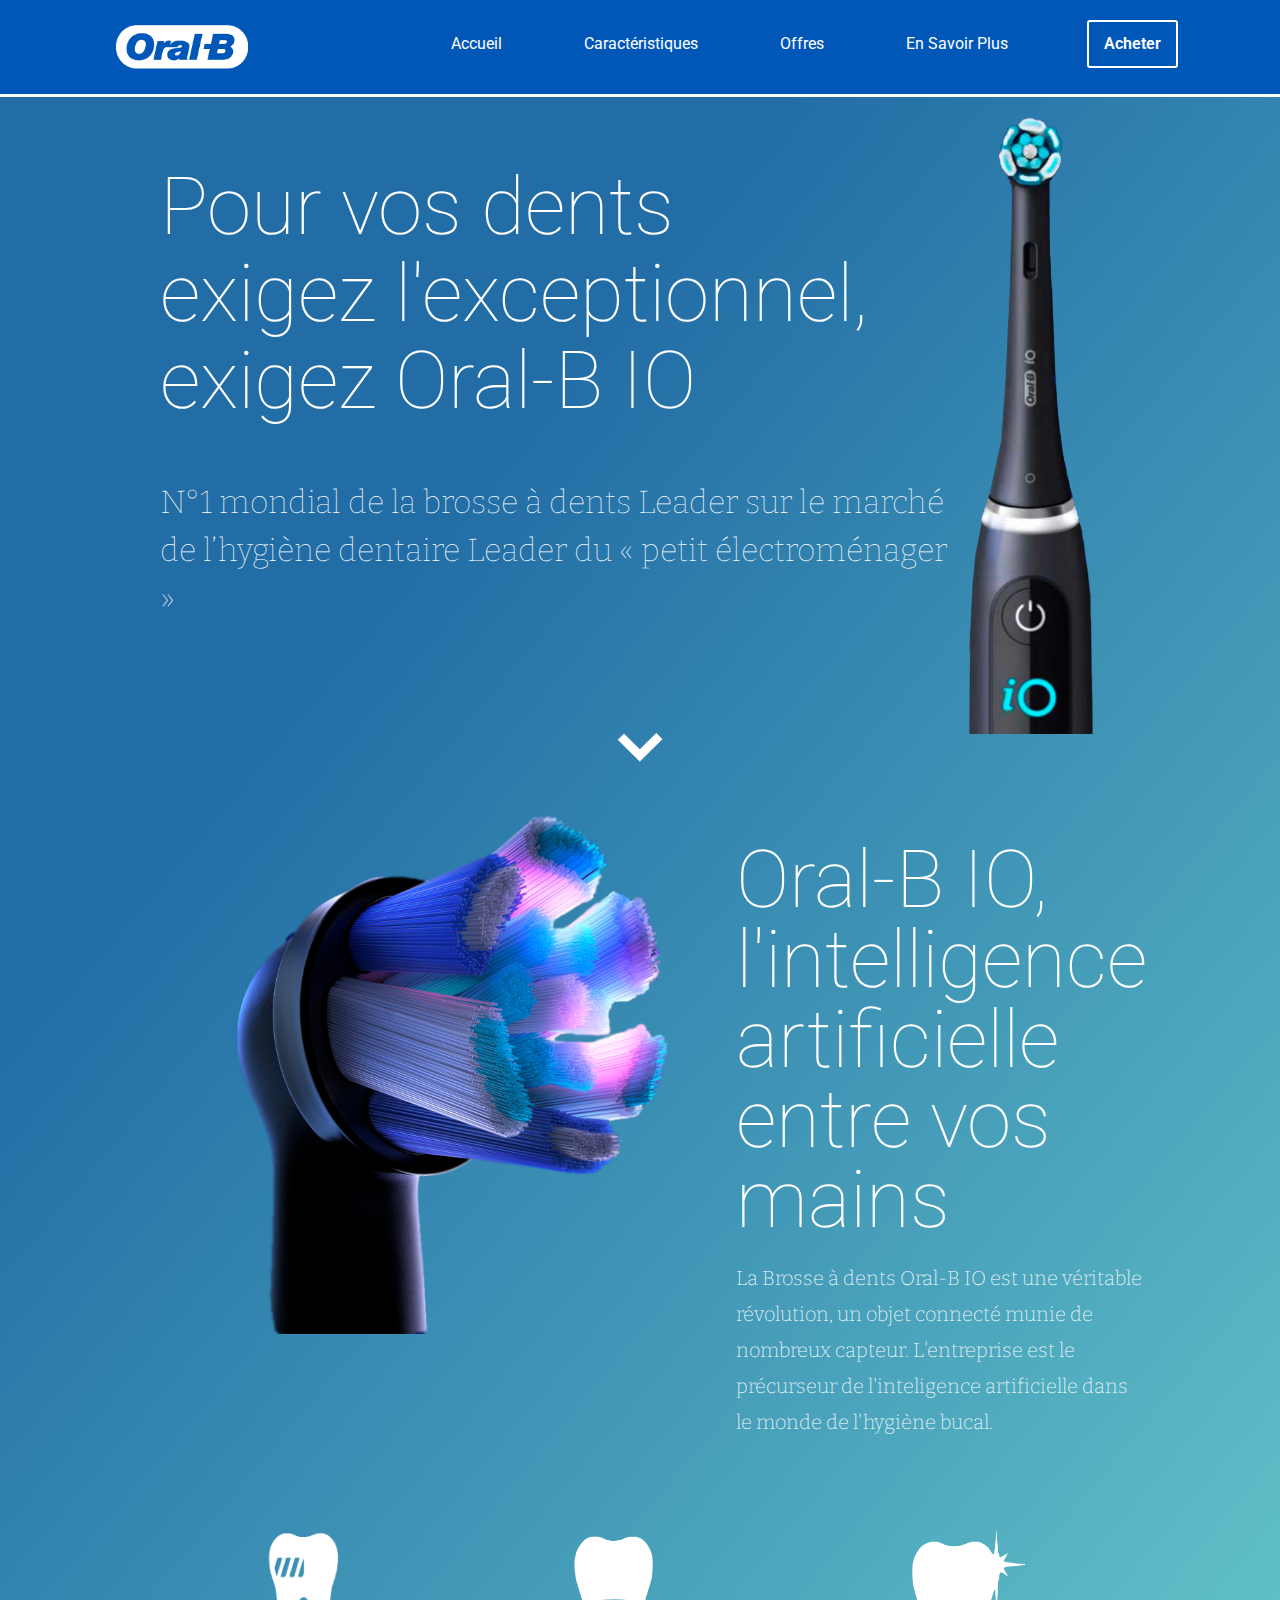
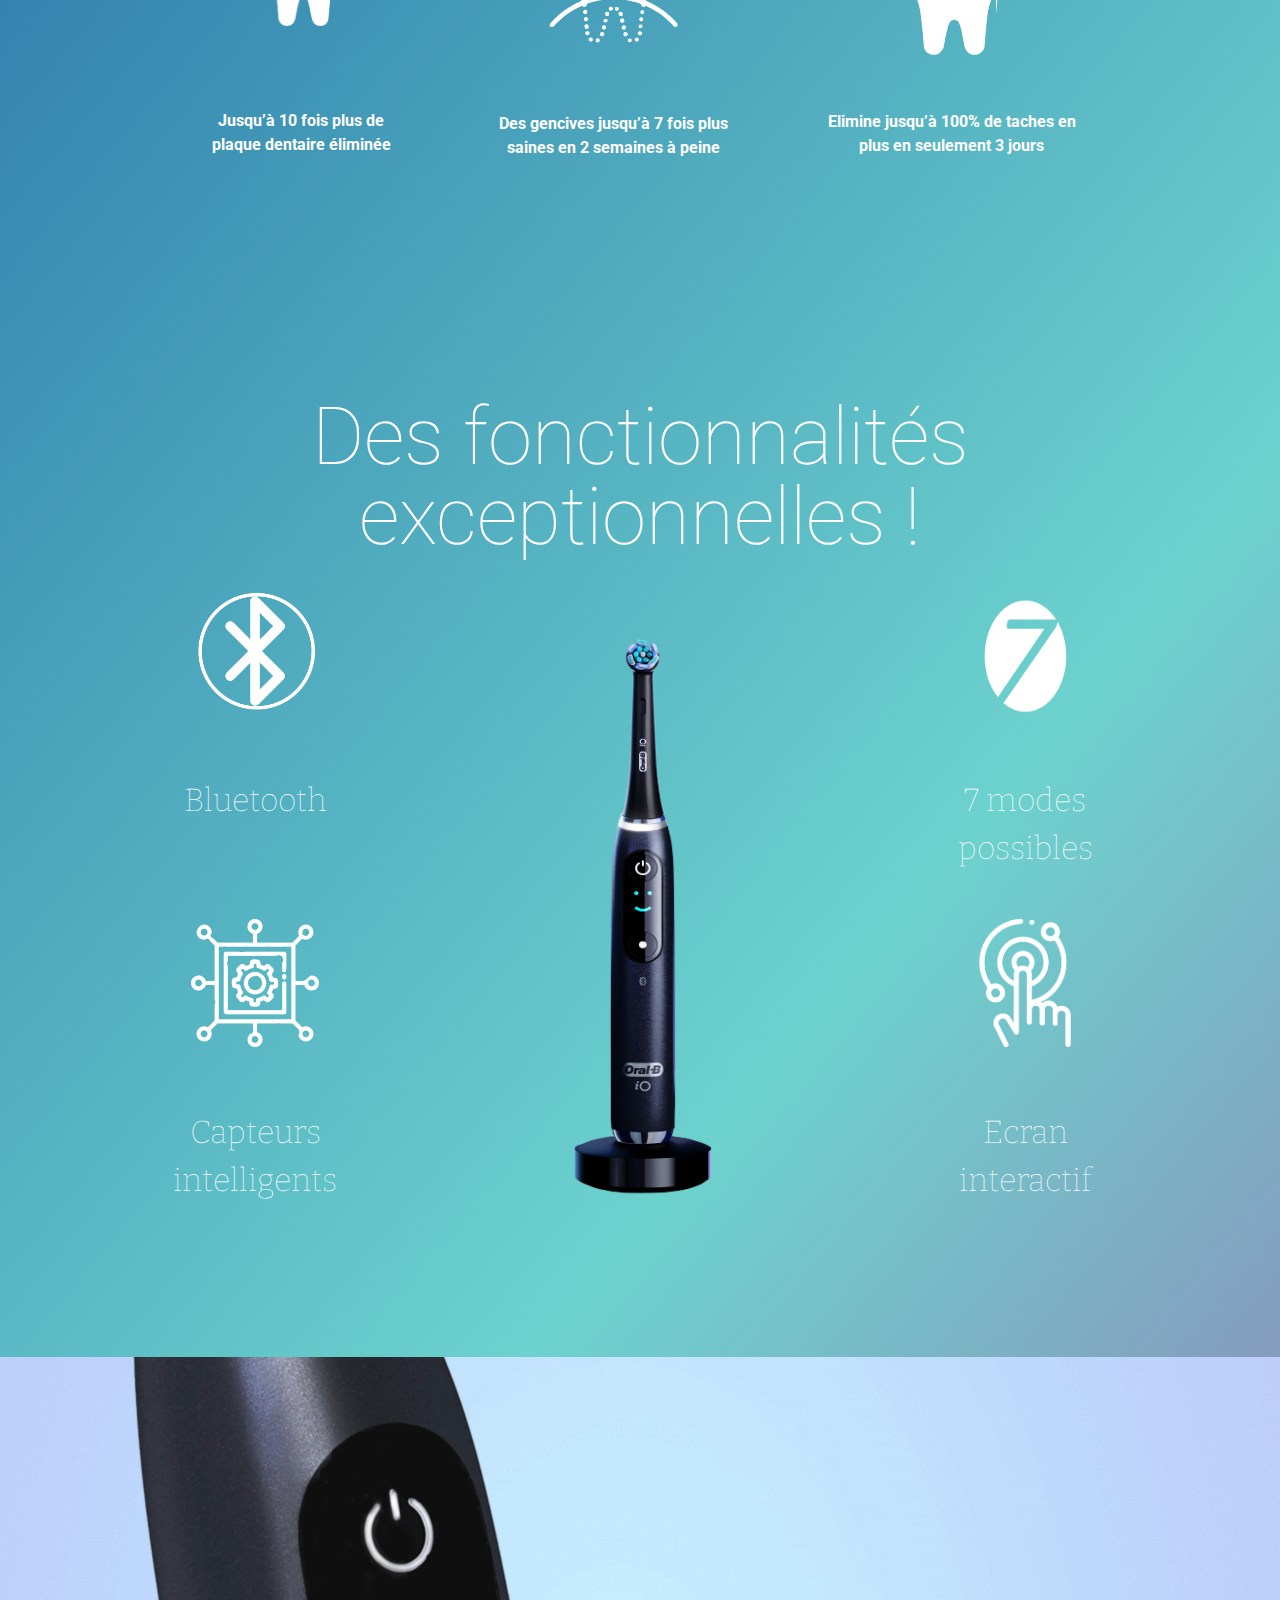
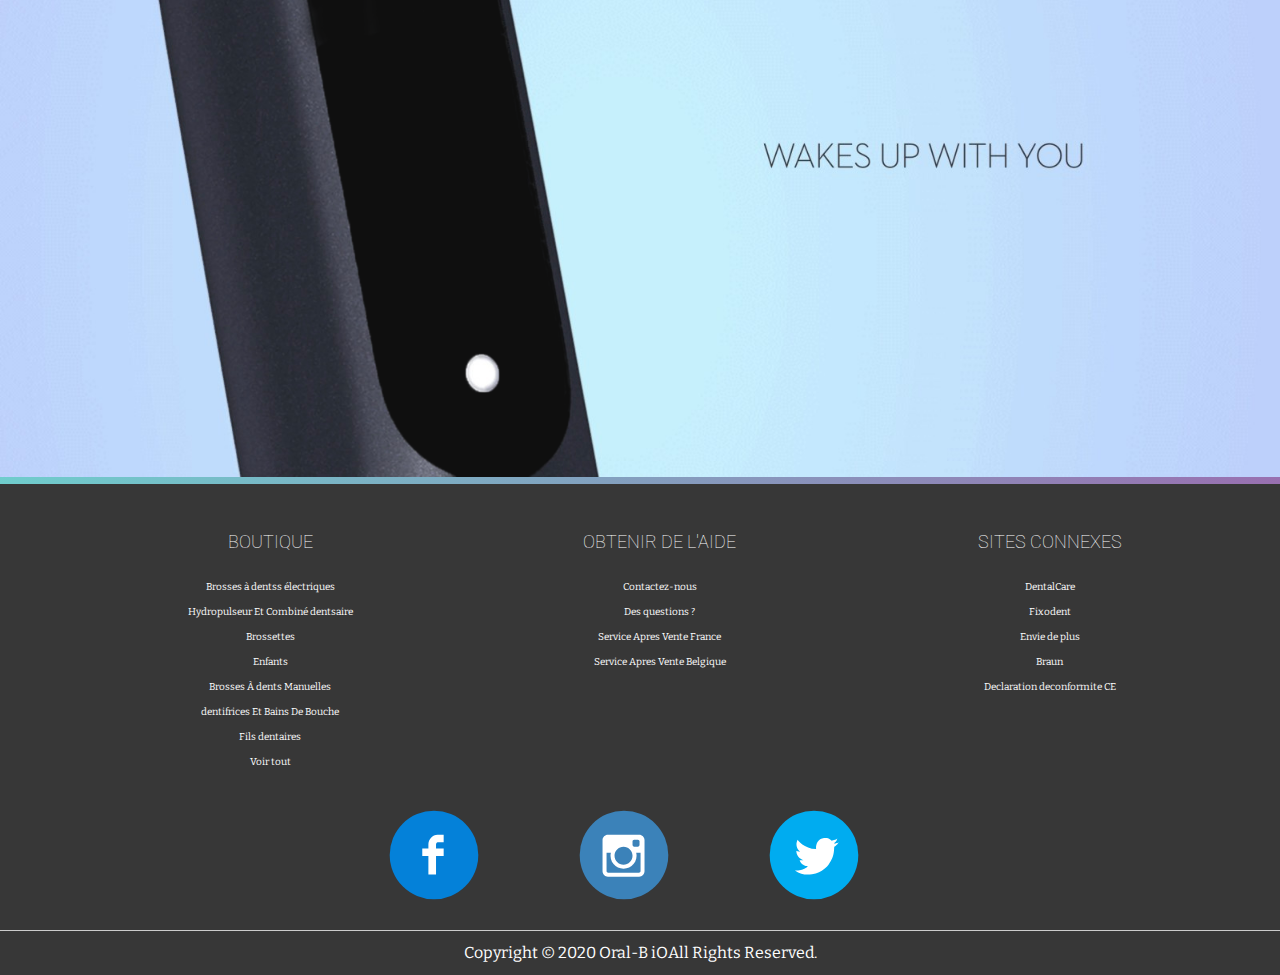
<file: index.html>
<!DOCTYPE html>
<html lang="fr">
  <head>
    <meta charset="utf-8">
    <title>Oral-B IO</title>
    <meta name="description" content="Découvrez la nouvelle brosse à dent à la pointe de la technologie : l'Oral-B IO">
    <link rel="icon" href="images/favicon.ico"/>
    <link href="https://fonts.googleapis.com/css?family=Bitter|Roboto:500&display=swap" rel="stylesheet">
    <link rel="stylesheet" href="styles/app.css">
  </head>
  <body>
    <!-- HEADER -->
  <!-- HEADER -->
    <header>
      <div class="header">
        <nav class="containheader">
          <a href="https://www.oralb.fr/fr-fr" title="Oral-B IO" ><img src="images/logo.png" alt="Oral-B logo" class="logo"> </a>
          <ul class="primaryMenu">
            <li class="menuItem"><a href="#" title="Accueil">Accueil</a></li>
            <li class="menuItem"><a href="pages/features.html" title="Caractéristiques">Caractéristiques</a></li>
            <li class="menuItem"><a href="https://oralb.com/en-us/oral-health/solutions" title="Offres">Offres</a></li>
            <li class="menuItem"><a href="https://io.oralb.com/en-us/" title="En savoir plus">En savoir plus</a></li>
            <li class="menuItem"><a class="buy-button" href="pages/buy.html" title="Acheter">Acheter</a></li>
          </ul>
          <img src="images/hamburger.png" alt="menu" class="hamburger invisible">
        </nav>
      </div>
      <div class="blockblue"></div>
    </header>
    <ul class="menuresponsive invisible">
      <li class="menuItemresp"><a href="pages/features.html" title="Caractéristiques">Caractéristiques</a></li>
      <li class="menuItemresp"><a href="https://oralb.com/en-us/oral-health/solutions" title="Offres">Offres</a></li>
      <li class="menuItemresp"><a href="https://io.oralb.com/en-us/" title="En savoir plus">En savoir plus</a></li>
      <li class="menuItemresp"><a class="buy-button" href="pages/buy.html" title="Acheter">Acheter</a></li>
    </ul>
    <!-- MAIN -->
  <!-- MAIN -->
    <main>
      <div class="container">
        <div class="column">
          <div class="panel1">
            <div class="text">
              <h1>Pour vos dents <br>exigez l'exceptionnel,</br>exigez Oral-B IO</h1>
              <h3>N°1 mondial de la brosse à dents Leader sur le marché de l’hygiène dentaire Leader du « petit électroménager »</h3>
            </div>
              <img src="images/toothbrushvv.png" alt="brosse à dents">
          </div>
        </div>
        <div class="scrolldown">
          <img src="images/scrolldown.png" alt="scroll down">
        </div>
        <div class="containeria">
          <img src="images/toothbrushhead.png">
          <div class="containertwo">
            <h2 class="text">Oral-B IO, l'intelligence artificielle entre vos mains  </h2>
            <p>La Brosse à dents Oral-B IO est une véritable révolution, un objet connecté munie de nombreux capteur. L'entreprise est le précurseur de l'inteligence artificielle dans le monde de l'hygiène bucal.</p>
          </div>
        </div>
        <div class="teeths">
          <div class="teeth center">
            <img src="images/dent1.png" alt="dent">
            <h6 class="teeth1">Jusqu’à 10 fois plus de plaque dentaire éliminée</h6>
          </div>
          <div class="teeth center">
            <img src="images/dent2.png" alt="dent">
            <h6>Des gencives jusqu’à 7 fois plus saines en 2 semaines à peine</h6>
          </div>
          <div class="teeth center">
            <img src="images/dent3v.png" alt="dent">
            <h6 class="teeth3">Elimine jusqu’à 100% de taches en plus en seulement 3 jours</h6>
          </div>
        </div>
        <h2 class="center">Des fonctionnalités exceptionnelles !</h2>
        <div class="pagefunctiuns">
          <div class="group1">
            <div class="functiuns">
              <img class="icon" src="images/Bluetoothlogo.png" alt="">
              <h5>Bluetooth</h5>
            </div>
            <div class="functiuns">
              <img class="icon" src="images/smartsensorwhite.png" alt="">
              <h5>Capteurs intelligents</h5>
            </div>
          </div>
          <div class="group2">
            <img src="images/brosseadent.png" alt="brosse à dent" class="firstpicture">
            <!-- <span>
              <img src="images/scrolldown.png" alt="scroll down" class="scrolldown">
            </span> -->
          </div>
          <div class="group3">
            <div class="functiuns">
                <img class="icon" src="images/7.png" alt="">
                <h5>7 modes possibles</h5>
            </div>
            <div class="functiuns">
                <img class="icon" src="images/interactive.png" alt="">
                <h5>Ecran interactif</h5>
            </div>
          </div>
        </div>
      </div>
      <div>
        <img class="wakeup"src="images/wakesup2.png" alt="">
        <img class="wakeupnow"src="images/wakesup.jpg" alt="">
      </div>
    </main>
    <!-- FOOTER -->
  <!-- FOOTER -->
    <footer class="flex-rw">
      <ul class="footer-list-top">
        <li>
          <h4 class="footer-list-header">BOUTIQUE</h4></li>
        <li><a href="https://www.oralb.fr/fr-fr/produits/brosses-a-dents-electriques" class="generic-anchor footer-list-anchor" itemprop="significantLink">Brosses à dentss électriques</a></li>
        <li><a href="https://www.oralb.fr/fr-fr/produits/hydropulseur-et-combine-dentaire" class="generic-anchor footer-list-anchor" itemprop="significantLink">Hydropulseur Et Combiné dentsaire</a></li>
        <li><a href="https://www.oralb.fr/fr-fr/produits/brossettes-rechange" class="generic-anchor footer-list-anchor" itemprop="significantLink">Brossettes</a></li>
        <li><a href="https://www.oralb.fr/fr-fr/produits/enfants" itemprop="significantLink" class="generic-anchor footer-list-anchor">Enfants</a></li>
        <li><a href="https://www.oralb.fr/fr-fr/produits/brosses-a-dents-manuelles" itemprop="significantLink" class="generic-anchor footer-list-anchor">Brosses À dents Manuelles</a></li>
        <li><a href="https://www.oralb.fr/fr-fr/produits/dentifrice-et-bain-de-bouche" class="generic-anchor footer-list-anchor" itemprop="significantLink">dentifrices Et Bains De Bouche</a></li>
        <li><a href="https://www.oralb.fr/fr-fr/produits/fil-dentaire" itemprop="significantLink" class="generic-anchor footer-list-anchor">Fils dentaires </a></li>
        <li><a href="https://www.oralb.fr/fr-fr/produits" class="generic-anchor footer-list-anchor" itemprop="significantLink">Voir tout</a></li>
      </ul>
      <ul class="footer-list-top">
        <li>
          <h4 class="footer-list-header">OBTENIR DE L'AIDE</h4></li>
        <li><a  href="https://www.oralb.fr/fr-fr/nous-contacter" class="generic-anchor footer-list-anchor">Contactez-nous</a></li>
        <li><a  href="https://www.oralb.fr/fr-fr/sante-bucco-dentaire/pourquoi-choisir-oral-b/faq" class="generic-anchor footer-list-anchor">Des questions ?</a></li>
        <li><a  href="https://www.service.braun.com/home.asp?rg=EU&c=FR&l=FR&typ=h" class="generic-anchor footer-list-anchor">Service Apres Vente France</a></li>
        <li><a  href="https://www.service.braun.com/home.asp?rg=EU&c=BE&l=FR&typ=h" class="generic-anchor footer-list-anchor">Service Apres Vente Belgique</a></li>
      </ul>
      <ul class="footer-list-top">
        <li id='help'>
          <h4 class="footer-list-header">SITES CONNEXES</h4></li>
        <li><a  href="https://www.dentalcare.fr/fr-fr"class="generic-anchor footer-list-anchor" itemprop="significantLink">DentalCare</a></li>
        <li><a  href="https://www.fixodent.fr/fr-fr"class="generic-anchor footer-list-anchor" itemprop="significantLink">Fixodent</a></li>
        <li id='find-a-store'><a  href="https://www.enviedeplus.com/" class="generic-anchor footer-list-anchor" itemprop="significantLink">Envie de plus</a></li>
        <li id='user-registration'><a  href="https://fr.braun.com/fr-fr" class="generic-anchor footer-list-anchor" itemprop="significantLink">Braun</a></li>
        <li id='order-tracking'><a  href="https://azcdn.cassini.pgsitecore.com/fr-fr/-/media/OralB_FR/PDF/d%C3%A9clarations%20de%20conformit%C3%A9%20France.pdf?v=1-201606100859" itemprop="significantLink" class="generic-anchor footer-list-anchor">Declaration deconformite CE</a></li>
      </ul>
      <section class="footer-social-section flex-rw">
          <a href="https://www.facebook.com/oralbfrance/"><img src="./images/Facebook.svg" alt="Logo Facebook" class="ImageCenter"></a>
          <a href="https://www.instagram.com/oralb/?hl=fr"><img src="./images/Instagram.svg" alt="Logo Instagram" class="ImageCenter"></a>
          <a href="https://twitter.com/oralb?lang=fr"><img src="./images/Twitter.svg" alt="Logo Twitter" class="ImageCenter"></a>
          <span class="footer-social-overlap footer-social-icons-wrapper">
          <a href="https://www.pinterest.com/paviliongift/" class="generic-anchor" target="_blank" title="Pinterest" itemprop="significantLink"><i class="fa fa-pinterest"></i></a>
          <a href="https://www.facebook.com/paviliongift" class="generic-anchor" target="_blank" title="Facebook" itemprop="significantLink"><i class="fa fa-facebook"></i></a>
          <a href="https://twitter.com/PavilionGiftCo" class="generic-anchor" target="_blank" title="Twitter" itemprop="significantLink"><i class="fa fa-twitter"></i></a>
          <a href="http://instagram.com/paviliongiftcompany" class="generic-anchor" target="_blank" title="Instagram" itemprop="significantLink"><i class="fa fa-instagram"></i></a>
          <a href="https://www.youtube.com/channel/UCYgUODvd0qXbu_LkUWpTVEg" class="generic-anchor" target="_blank" title="Youtube" itemprop="significantLink"><i class="fa fa-youtube"></i></a>
          <a href="https://plus.google.com/+Paviliongift/posts" class="generic-anchor" target="_blank" title="Google Plus" itemprop="significantLink"><i class="fa fa-google-plus"></i></a>
          </span>
      </section>
      <section class="footer-bottom-section flex-rw">
    <div class="footer-bottom-wrapper">
    <i class="fa fa-copyright" role="copyright">
    </i> Copyright © 2020 <address class="footer-address" role="company address">Oral-B iO</address><span class="footer-bottom-rights">All Rights Reserved.</span>
        </div>
      </section>
    </footer>
    <script src="scripts/script.js"></script>
  </body>
</html>
</file>
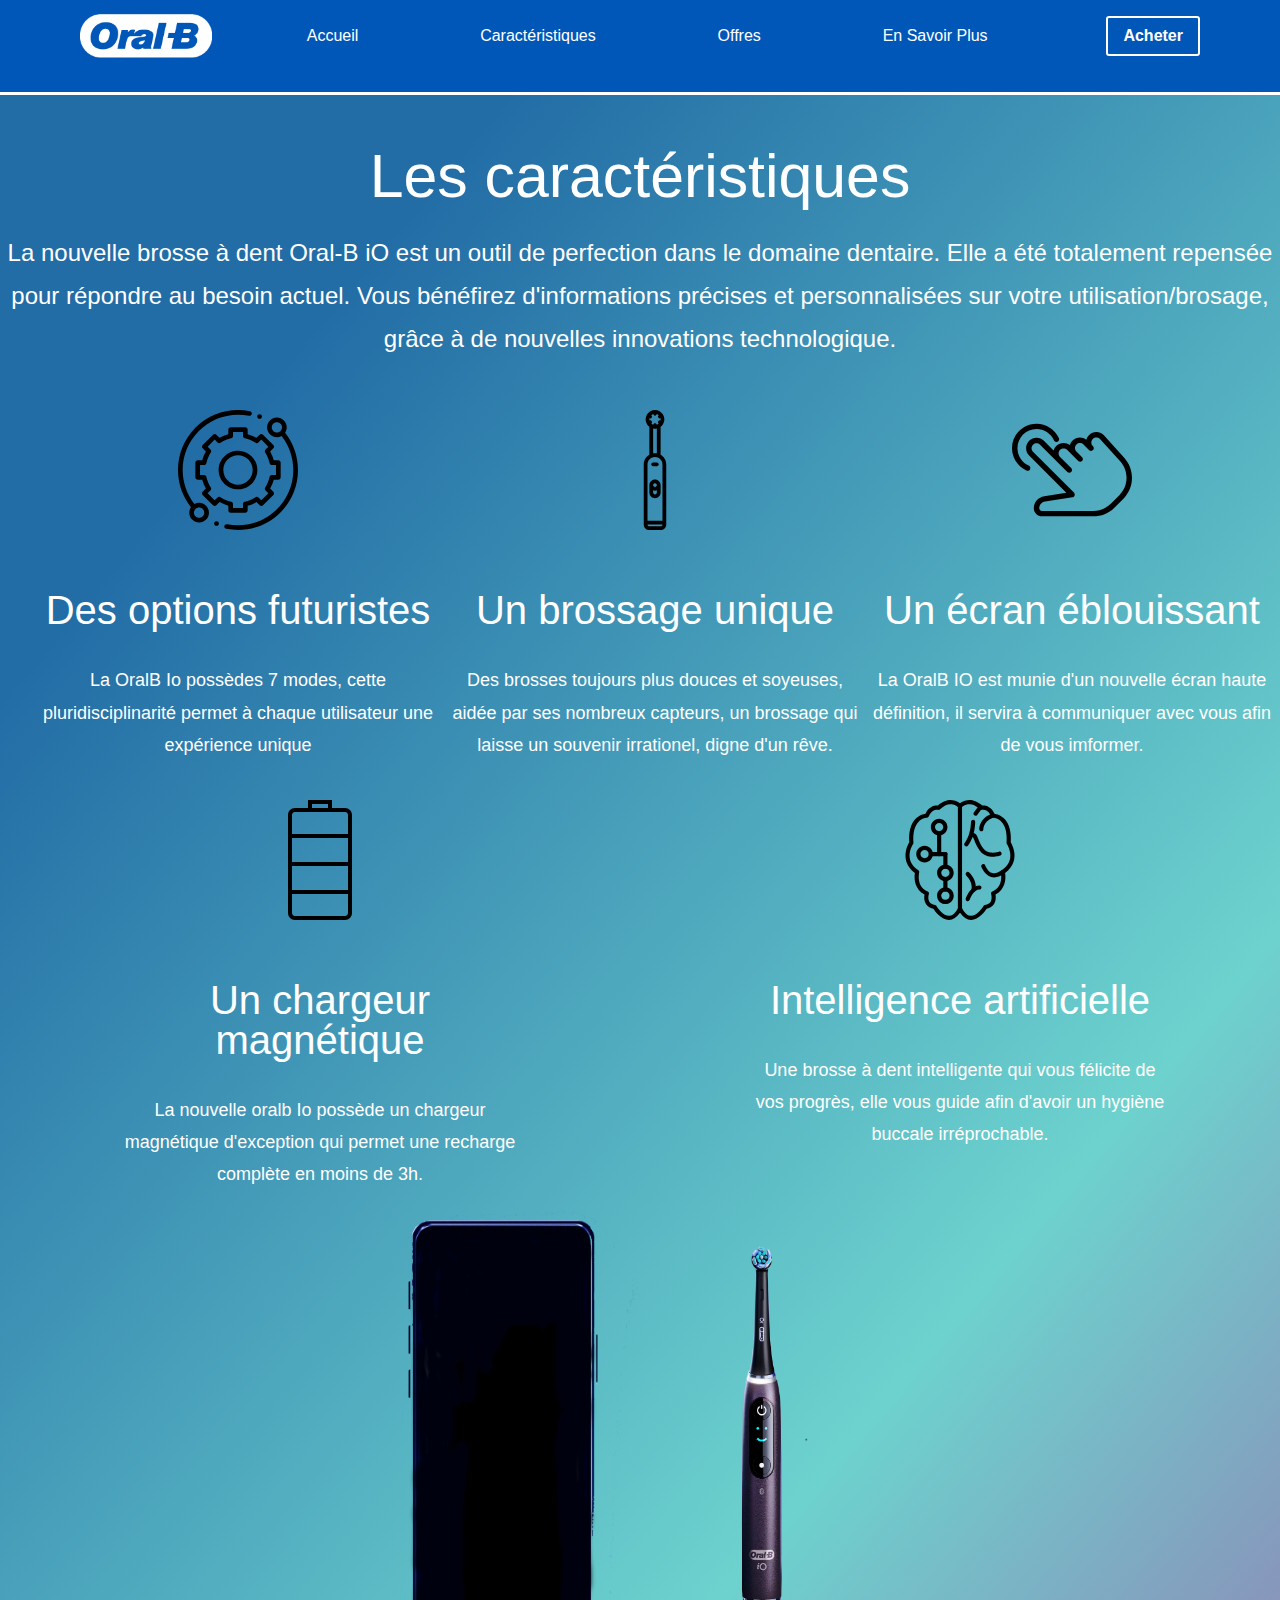
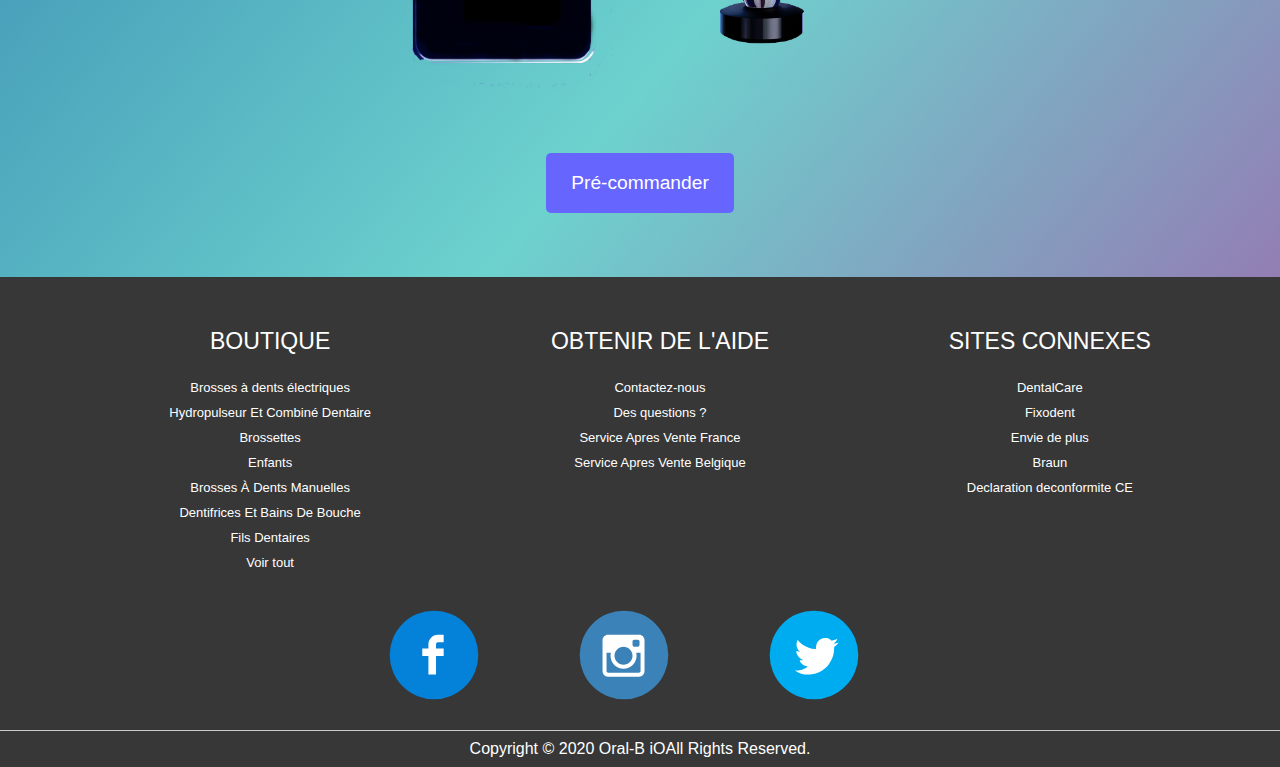
<file: pages/features.html>
<!DOCTYPE html>
<html lang="fr">
  <head>
    <meta charset="utf-8">
    <title>Oral-B IO</title>
    <meta name="description" content="Découvrez la nouvelle brosse à dent à la pointe de la technologie : l'Oral-B IO">
    <link rel="icon" href="../images/favicon.ico"/>
    <link rel="stylesheet" href="../styles/features.css">
  </head>
  <body>
    <header>
      <div class="header">
        <nav class="containheader">
          <a href="https://oralb.com/en-us" title="Oral-B IO" ><img src="../images/logo.png" alt="Oral-B logo" class="logo"> </a>
          <ul class="primaryMenu">
            <li class="menuItem"><a href="../index.html" title="Accueil">Accueil</a></li>
            <li class="menuItem"><a href="features.html" title="Caractéristiques">Caractéristiques</a></li>
            <li class="menuItem"><a href="https://oralb.com/en-us/oral-health/solutions" title="Offres">Offres</a></li>
            <li class="menuItem"><a href="https://io.oralb.com/en-us/" title="En savoir plus">En savoir plus</a></li>
            <li class="menuItem"><a class="buy-button" href="buy.html" title="Acheter">Acheter</a></li>
          </ul>
          <img src="../images/hamburger.png" alt="menu" class="hamburger invisible">
        </nav>
      </div>
      <div class="blockblue"></div>
    </header>
    <ul class="menuresponsive invisible">
      <li class="menuItemresp"><a href="features.html" title="Caractéristiques">Caractéristiques</a></li>
      <li class="menuItemresp"><a href="features.html" title="Evénements">Evénement</a></li>
      <li class="menuItemresp"><a href="https://oralb.com/en-us/oral-health/solutions" title="Offres">Offres</a></li>
      <li class="menuItemresp"><a href="https://io.oralb.com/en-us/" title="En savoir plus">En savoir plus</a></li>
      <li class="menuItemresp"><a class="buy-button" href="buy.html" title="Acheter">Acheter</a></li>
    </ul>
    <main>
      <div class="cointainermain">
        <div class="features">
          <h2 class="text">Les caractéristiques</h2>
          <p class="fame">La nouvelle brosse à dent Oral-B iO est un outil de perfection dans le domaine dentaire. Elle a été totalement
repensée pour répondre au besoin actuel. Vous bénéfirez d'informations précises et personnalisées sur votre utilisation/brosage, grâce à de nouvelles innovations technologique.</p>
        </div>
        <div class="containerthree">
          <div class="column">
            <img class="icon block"src="../images/option.svg" alt="engrenage">
            <h3>Des options futuristes </h3>
            <p> La OralB Io possèdes 7 modes, cette pluridisciplinarité permet à chaque utilisateur une expérience unique </p>
          </div>
          <div class="column">
            <img class="icon block"src="../images/iconbrush.svg" alt="une brosse à dents">
            <h3>Un brossage unique</h3>
            <p>Des brosses toujours plus douces et soyeuses, aidée par ses  nombreux capteurs, un brossage qui laisse un souvenir irrationel, digne d'un rêve.  </p>
          </div>
          <div class="column">
            <img class="icon block"src="../images/touch.svg" alt=" un doigt ">
            <h3>Un écran éblouissant</h3>
            <p>La OralB IO est munie d'un nouvelle écran haute définition, il servira à communiquer avec vous afin de vous imformer.</p>
          </div>
        </div>
        <div class="containerfour">
          <div class="column marg">
            <img class="center icon"src="../images/charger.svg" alt="une batterie">
            <h3>Un  chargeur magnétique </h3>
            <p> La nouvelle oralb Io possède un chargeur magnétique d'exception qui permet une recharge complète en moins de 3h.  </p>
          </div>
          <div class="column">
            <img class="icon center"src="../images/brain.svg" alt="un cerveau ">
            <h3 class="center">Intelligence artificielle</h3>
            <p>Une brosse à dent intelligente qui vous félicite de vos progrès, elle vous guide afin d'avoir un hygiène buccale irréprochable.  </p>
          </div>
        </div>
        <div class="containerfive">
          <img class="picture relative"src="../images/phone.png" alt="Téléphone qui s'allume">
          <img class="phoneoff"src="../images/phoneoff.png" alt="Téléphone éteint">
          <img class="picture"src="../images/toothbrush7.png" alt="brosse à dent Oral-B">
        </div>
        <div class="container button">
        <a href="buy.html">
          <button class="questbutton">
            <span>Pré-commander</span>
          </button>
        </a>
      </div>
      </div>
    </main>
    <!-- FOOTER -->
  <!-- FOOTER -->
    <footer class="flex-rw">
      <ul class="footer-list-top">
        <li>
          <h4 class="footer-list-header">BOUTIQUE</h4></li>
        <li><a href="https://www.oralb.fr/fr-fr/produits/brosses-a-dents-electriques" class="generic-anchor footer-list-anchor" itemprop="significantLink">Brosses à dents électriques</a></li>
        <li><a href="https://www.oralb.fr/fr-fr/produits/hydropulseur-et-combine-dentaire" class="generic-anchor footer-list-anchor" itemprop="significantLink">Hydropulseur Et Combiné Dentaire</a></li>
        <li><a href="https://www.oralb.fr/fr-fr/produits/brossettes-rechange" class="generic-anchor footer-list-anchor" itemprop="significantLink">Brossettes</a></li>
        <li><a href="https://www.oralb.fr/fr-fr/produits/enfants" itemprop="significantLink" class="generic-anchor footer-list-anchor">Enfants</a></li>
        <li><a href="https://www.oralb.fr/fr-fr/produits/brosses-a-dents-manuelles" itemprop="significantLink" class="generic-anchor footer-list-anchor">Brosses À Dents Manuelles</a></li>
        <li><a href="https://www.oralb.fr/fr-fr/produits/dentifrice-et-bain-de-bouche" class="generic-anchor footer-list-anchor" itemprop="significantLink">Dentifrices Et Bains De Bouche</a></li>
        <li><a href="https://www.oralb.fr/fr-fr/produits/fil-dentaire" itemprop="significantLink" class="generic-anchor footer-list-anchor">Fils Dentaires </a></li>
        <li><a href="https://www.oralb.fr/fr-fr/produits" class="generic-anchor footer-list-anchor" itemprop="significantLink">Voir tout</a></li>
      </ul>
      <ul class="footer-list-top">
        <li>
          <h4 class="footer-list-header">OBTENIR DE L'AIDE</h4></li>
        <li><a  href="https://www.oralb.fr/fr-fr/nous-contacter" class="generic-anchor footer-list-anchor">Contactez-nous</a></li>
        <li><a  href="https://www.oralb.fr/fr-fr/sante-bucco-dentaire/pourquoi-choisir-oral-b/faq" class="generic-anchor footer-list-anchor">Des questions ?</a></li>
        <li><a  href="https://www.service.braun.com/home.asp?rg=EU&c=FR&l=FR&typ=h" class="generic-anchor footer-list-anchor">Service Apres Vente France</a></li>
        <li><a  href="https://www.service.braun.com/home.asp?rg=EU&c=BE&l=FR&typ=h" class="generic-anchor footer-list-anchor">Service Apres Vente Belgique</a></li>
      </ul>
      <ul class="footer-list-top">
        <li id='help'>
          <h4 class="footer-list-header">SITES CONNEXES</h4></li>
        <li><a  href="https://www.dentalcare.fr/fr-fr"class="generic-anchor footer-list-anchor" itemprop="significantLink">DentalCare</a></li>
        <li><a  href="https://www.fixodent.fr/fr-fr"class="generic-anchor footer-list-anchor" itemprop="significantLink">Fixodent</a></li>
        <li id='find-a-store'><a  href="https://www.enviedeplus.com/" class="generic-anchor footer-list-anchor" itemprop="significantLink">Envie de plus</a></li>
        <li id='user-registration'><a  href="https://fr.braun.com/fr-fr" class="generic-anchor footer-list-anchor" itemprop="significantLink">Braun</a></li>
        <li id='order-tracking'><a  href="https://azcdn.cassini.pgsitecore.com/fr-fr/-/media/OralB_FR/PDF/d%C3%A9clarations%20de%20conformit%C3%A9%20France.pdf?v=1-201606100859" itemprop="significantLink" class="generic-anchor footer-list-anchor">Declaration deconformite CE</a></li>
      </ul>
      <section class="footer-social-section flex-rw">
          <a href="https://www.facebook.com/oralbfrance/"><img src="../images/Facebook.svg" alt="Logo Facebook" class="ImageCenter"></a>
          <a href="https://www.instagram.com/oralb/?hl=fr"><img src="../images/Instagram.svg" alt="Logo Instagram" class="ImageCenter"></a>
          <a href="https://twitter.com/oralb?lang=fr"><img src="../images/Twitter.svg" alt="Logo Twitter" class="ImageCenter"></a>
          <span class="footer-social-overlap footer-social-icons-wrapper">
          <a href="https://www.pinterest.com/paviliongift/" class="generic-anchor" target="_blank" title="Pinterest" itemprop="significantLink"><i class="fa fa-pinterest"></i></a>
          <a href="https://www.facebook.com/paviliongift" class="generic-anchor" target="_blank" title="Facebook" itemprop="significantLink"><i class="fa fa-facebook"></i></a>
          <a href="https://twitter.com/PavilionGiftCo" class="generic-anchor" target="_blank" title="Twitter" itemprop="significantLink"><i class="fa fa-twitter"></i></a>
          <a href="http://instagram.com/paviliongiftcompany" class="generic-anchor" target="_blank" title="Instagram" itemprop="significantLink"><i class="fa fa-instagram"></i></a>
          <a href="https://www.youtube.com/channel/UCYgUODvd0qXbu_LkUWpTVEg" class="generic-anchor" target="_blank" title="Youtube" itemprop="significantLink"><i class="fa fa-youtube"></i></a>
          <a href="https://plus.google.com/+Paviliongift/posts" class="generic-anchor" target="_blank" title="Google Plus" itemprop="significantLink"><i class="fa fa-google-plus"></i></a>
          </span>
      </section>
      <section class="footer-bottom-section flex-rw">
    <div class="footer-bottom-wrapper">
    <i class="fa fa-copyright" role="copyright">
    </i> Copyright © 2020 <address class="footer-address" role="company address">Oral-B iO</address><span class="footer-bottom-rights">All Rights Reserved.</span>
        </div>
      </section>
    </footer>
    <script src="../scripts/script.js"></script>
  </body>
</html>
</file>
<file: styles/app.css>
body {
  height: 100%;
  width: 100%;
  margin: 0;
  padding: 0;
  left: 0;
  top: 0;
  font-size: 100%;
  background: #226da6;
  background: linear-gradient(130deg, #226da6 18%, #6dd2ce 63%, #a652a7 100%);
  font-family: "Bitter", serif;
  color: #FFF;
  line-height: 1;
  line-height: 1.5; }

.container {
  width: 960px;
  margin: 0 auto; }

h1 {
  font-size: 5rem;
  font-weight: 50;
  font-family: "Roboto", sans-serif;
  line-height: 87px; }

h2 {
  font-size: 5em;
  font-weight: 50;
  font-family: "Roboto", sans-serif;
  line-height: 80px;
  margin-bottom: auto; }

h3 {
  font-size: 2em;
  font-family: "Bitter", serif;
  font-weight: 50; }

h4 {
  font-size: 2rem;
  font-weight: 50;
  font-family: "Roboto", sans-serif; }

h5 {
  font-size: 2rem;
  font-weight: 50;
  font-family: "Bitter", serif;
  word-break: normal; }

h6 {
  font-size: 1rem;
  font-family: "Roboto", sans-serif; }

p {
  font-size: 1.25rem;
  font-weight: 200;
  line-height: 1.8; }

.font-light {
  font-weight: 50; }

.font-regular {
  font-weight: 200; }

.font-heavy {
  font-weight: 600; }

.center {
  text-align: center;
  margin-left: auto;
  margin-right: auto; }

.header {
  z-index: 10;
  background-color: #0057B8;
  position: fixed;
  width: 100%;
  text-transform: capitalize;
  border-bottom: 3px solid #FFF; }

.containheader {
  width: 90%;
  margin: 0 auto;
  display: flex;
  justify-content: space-between;
  align-items: center; }

.primaryMenu {
  display: flex;
  justify-content: space-around;
  align-items: center;
  list-style: none;
  width: 70%;
  height: 4.25rem;
  margin-top: 10px;
  padding: 0; }

.menuItem {
  display: flex;
  flex-direction: row;
  position: relative;
  font-family: "Roboto", sans-serif; }

.menuItem a {
  text-decoration: none;
  color: #FFF;
  font-size: 1rem; }

.menuItem a:not(.buy-button) {
  padding: 0.1875rem; }

.menuItem:hover:not(.buy-button) {
  /* background-color: white;
      opacity: 0.6; */
  border-top: 1px solid #FFF;
  border-bottom: 1px solid #FFF;
  /* box-shadow: 0px 0px 0px 8px rgba(0,0,0,0.3); */
  transition: 0.3s; }

.buy-button:hover {
  background-color: #FFF;
  color: #0057B8; }

.logo {
  height: 2.80rem;
  display: flex;
  margin: 0.4375rem 3.25rem 0.4375rem 3.25rem; }

.buy-button {
  /* background-color: #0070c9; */
  /* background: linear-gradient($white, #F0FFFF); */
  border: 2px solid #FFF;
  padding: 10px 15px;
  border-radius: 3px;
  text-align: center;
  color: #0e1e59;
  font-weight: 600; }

.blockblue {
  height: 70px;
  width: 100%; }

.menuresponsive {
  z-index: 9;
  position: fixed;
  right: 0%;
  background: #0057B8;
  display: flex;
  flex-direction: column;
  padding: 2rem 2rem;
  justify-content: center;
  margin-top: 0; }

.invisible {
  display: none; }

.menuItemresp {
  margin-top: 1rem;
  list-style: none; }

.menuItemresp:last-child {
  margin-top: 2rem; }

.menuItemresp a {
  text-decoration: none;
  color: #FFF;
  font-size: 1rem; }

.panel1 {
  display: flex;
  margin-top: 40px; }

.column {
  display: flex;
  flex-direction: column; }

.panel1 img {
  height: 39rem;
  width: auto; }

.panel1 div.text {
  width: 84%; }

.scrolldown {
  margin: 15px auto;
  width: 99.795%;
  height: 10px; }

.scrolldown img {
  width: 60px;
  display: block;
  margin-left: auto;
  margin-right: auto;
  margin-top: -25px; }

.containeria {
  display: flex;
  flex-direction: row;
  margin-top: 40px; }

.containertwo {
  display: flex;
  flex-direction: column;
  margin-left: 1rem; }

.containeria > img {
  width: 610px;
  height: 560px; }

.teeths {
  display: flex;
  justify-content: space-around;
  margin-top: 50px; }

.teeth {
  display: flex;
  flex-direction: column;
  margin: 0px 35px; }

.teeths:first-child h6 {
  margin-top: 30px; }

.teeths img {
  width: 70%;
  margin: 0 auto; }

.teeth1 {
  margin-top: 55px; }

.teeth3 {
  margin-top: 20px; }

h2.center {
  margin-top: 200px;
  margin-bottom: 30px; }

.pagefunctiuns {
  width: 100%;
  display: flex;
  text-align: center;
  height: 670px;
  padding-bottom: 100px; }

.group1 {
  position: relative;
  width: 190px; }

.group2 {
  text-align: center;
  flex-grow: 1;
  position: relative; }

.group2 > span {
  display: block;
  position: absolute;
  width: 50px;
  height: 60px;
  bottom: 5px;
  left: 47%; }

.group2 > span > image {
  width: 100%;
  height: 100%; }

.firstpicture:hover {
  -webkit-transform: scale(1.2);
  transform: scale(1.2);
  transition: ease-in 0.3s; }

.group3 {
  position: relative;
  width: 190px; }

.group1 .functiuns:first-child, .group3 .functiuns:first-child {
  top: 0;
  left: 0; }

.group1 .functiuns:last-child, .group3 .functiuns:last-child {
  bottom: 0;
  left: 0; }

.functiuns {
  position: absolute;
  width: 100%; }

.firstpicture {
  width: 390px;
  height: 100%; }

.functiuns {
  color: #FFF; }

.icon {
  height: 8rem;
  max-width: 100%; }

.wakeupnow {
  z-index: 0;
  width: 100%;
  position: relative; }

.wakeup {
  z-index: 1;
  width: 100%;
  margin: 0;
  position: absolute; }

.wakeup:hover {
  opacity: 0;
  background-color: blue;
  transition: all linear 4s; }

@media screen and (max-width: 1050px) {
  .primaryMenu {
    display: none; }
  .hamburger {
    margin-right: 2rem;
    display: block;
    max-width: 2rem; }
  .primaryMenu {
    width: 100%; }
  .blockblue {
    height: 50px; }
  .containeria {
    display: block;
    margin: 0 auto;
    text-align: center;
    margin-left: auto;
    margin-right: auto; }
  .containeria img {
    margin-top: 150px;
    margin: 0 auto;
    display: flex;
    justify-content: center; }
  .scrolldown img {
    display: none; }
  h6 {
    font-size: 1.25rem; }
  .icon {
    width: 75%;
    height: 75%;
    margin: 0; }
  .pagefunctiuns {
    display: none; }
  h2.center {
    margin-top: 80px;
    margin-bottom: 70px; }
  .containertwo {
    width: 50%; } }

/* FOOTER */
/* FOOTER */
footer {
  background: #373737;
  margin-top: auto;
  width: 100%; }

.flex-rw {
  justify-content: center;
  display: flex;
  flex-flow: row wrap; }

.footer-list-top {
  width: 27.333%;
  font-size: 10px; }

.footer-list-top > li {
  text-align: center;
  padding-bottom: 10px; }

.footer-list-header {
  font-size: 18px;
  padding: 10px 0 5px 0;
  color: #fff;
  margin-bottom: 10px; }

.footer-social-overlap {
  position: relative;
  z-index: 2;
  background: #373737;
  padding: 0 20px; }

.footer-social-connect {
  display: flex;
  align-items: center;
  color: #fff; }

.footer-social-overlap > a {
  font-size: 3em; }

.footer-social-overlap > a:not(:first-child) {
  margin-left: 0.38em; }

.footer-bottom-section {
  width: 100%;
  padding: 10px;
  border-top: 1px solid #ccc;
  margin-top: 10px; }

.footer-bottom-section > div:first-child {
  width: 500px;
  margin: 0 auto; }

.footer-address {
  display: inline;
  font-style: normal; }

@media only screen and (max-width: 768px) {
  .footer-list-header {
    font-size: 2em; }
  .footer-list-anchor {
    font-size: 1.1em; }
  .footer-social-connect {
    font-size: 2.5em; }
  .footer-social-overlap > a {
    font-size: 2.24em; } }

@media only screen and (max-width: 568px) {
  .footer-list-top {
    width: 100%; }
  .footer-list-header {
    font-size: 3em; }
  .footer-list-anchor {
    font-size: 1.5em; }
  .footer-social-section {
    justify-content: center; }
  .footer-social-section::after {
    top: 25%; }
  .footer-social-connect {
    margin-bottom: 10px;
    padding: 0 10px; }
  .footer-social-overlap {
    display: flex;
    justify-content: center; }
  .footer-social-icons-wrapper {
    width: 100%;
    padding: 0; }
  .footer-social-overlap > a:not(:first-child) {
    margin-left: 20px; }
  .footer-bottom-section {
    padding: 0 5px 10px 5px; } }

@media only screen and (max-width: 480px) {
  .footer-social-overlap > a {
    margin: auto; }
  .footer-social-overlap > a:not(:first-child) {
    margin-left: 0; }
  .footer-bottom-rights {
    display: block; } }

@media only screen and (max-width: 320px) {
  .footer-list-header {
    font-size: 2.2em; }
  .footer-list-anchor {
    font-size: 1.2em; }
  .footer-social-connect {
    font-size: 2.4em; }
  .footer-social-overlap > a {
    font-size: 2.24em; } }

.footer-bottom-wrapper {
  text-align: center; }

.ImageCenter {
  width: 90px;
  display: flex;
  justify-content: center;
  margin-left: 100px;
  margin-top: 20px; }

.ImageCenter2 {
  width: 600px;
  display: flex;
  justify-content: center;
  margin-left: 100px;
  margin-top: 20px;
  margin: 0 auto;
  margin-bottom: 20px; }

ul {
  list-style: none; }

footer a {
  text-decoration: none;
  margin-bottom: 20px; }

.generic-anchor {
  color: white; }

.generic-anchor:visited {
  color: white; }

.generic-anchor:hover {
  color: #ccc; }
</file>
<file: styles/features.css>
body {
  height: 100%;
  width: 100%;
  margin:0;
  padding: 0;
  left: 0;
  top: 0;
  font-size: 100%;
  background: rgb(34,109,166);
      background: linear-gradient(130deg, rgba(34,109,166,1) 18%, rgba(109,210,206,1) 63%, rgba(166,82,167,1) 100%);
  font-family: "Roboto", sans-serif;
  color: #FFFFFF;
  line-height: 1; }

h1 {
  font-size: 2.5rem; }

h2 {
  font-size: 3.8rem;
  font-weight: 50;
}

h3 {
  font-size: 2.5em;
  font-weight: 50;
margin-bottom: 0.4em}

h4 {
  font-size: 1.125rem; }

h5 {
  font-size: 1rem; }

h6 {
  font-size: 0.875rem; }

p {
  font-size: 1.125rem;
  font-weight: 200;
  line-height: 1.8;
text-align: center;}


.header {
  z-index: 10;
  background-color: #0057B8;
  position: fixed;
  border-bottom: 3px solid white;
  width: 100%;
  text-transform: capitalize; }

.containheader {
  width: 70rem;
  margin: 0 auto;
  display: flex;
  justify-content: space-between;
  align-items: center; }

.primaryMenu {
  display: flex;
  justify-content: space-between;
  align-items: center;
  list-style: none;
  width: 100%;
}

.menuItem {
  display: flex;
  flex-direction: row;
  position: relative; }

.menuItem a {
  text-decoration: none;
  color: #FFFFFF;
  font-size: 1rem; }

.menuItem a:not(.buy-button) {
  padding: 0.1875rem; }

.menuItem:hover:not(.buy-button) {
  /* background-color: white;
  opacity: 0.6; */
  border-top: 1px solid #FFFFFF;
  border-bottom: 1px solid #FFFFFF;
  /* box-shadow: 0px 0px 0px 8px rgba(0,0,0,0.3); */
  transition: 0.3s; }

.buy-button:hover {
  background-color: #FFFFFF;
  color: #0057B8; }

.logo {
  height: 2.80rem;
  display: flex;
  margin: 0.4375rem 3.25rem 0.4375rem 0; }

.buy-button {
  /* background-color: #0070c9; */
  /* background: linear-gradient($white, #F0FFFF); */
  border: 2px solid #FFFFFF;
  padding: 10px 15px;
  border-radius: 3px;
  text-align: center;
  color: #0e1e59;
  font-weight: 600; }

.blockblue {
  height: 50px;
  width: 100%; }

  .menuresponsive{
        background: #0057B8;
        display: flex;
        flex-direction: column;
        padding: 2rem 2rem;
        justify-content: center;
        margin-top: 0;
        z-index: 9;
        position: fixed;
        right : 0%;
      }

      .invisible{
        display: none;
      }

      .menuItemresp{
        margin-top: 1rem;
        list-style: none;
      }

      .menuItemresp:last-child{
        margin-top : 2rem;
      }

      .menuItemresp a{
        text-decoration: none;
        color: white;
        font-size: 1rem;
      }




.firstpicture {
  width: 100%; }

.secondpicture {
  width: 75%; }

.block {
  display: flex;
  justify-content: space-between;
  margin: 0 auto;
  color: #FFFFFF;
  height: 10.625rem;
   }

.icon {
  width: 6.8rem;
  height: 5.625rem; }

.text{
  margin: 0 auto;
text-align: center;
  padding: 6rem 0rem 1.5rem 0rem;
}
.containertwo{
  display: flex;
  flex-direction: column;
  width: 30rem;
  height: 40rem;
  margin: 0 auto;
}
.containerthree
{
  display: flex;
  justify-content: space-between;
  margin: 30px 0px 0px 30px;
}
.column{
  display: flex;
  flex-direction: column;
  width: 26rem;
text-align: center;

}
.containerfour
{
  display: flex;
justify-content:space-around;
  margin: 0 auto;
}.button{
      margin-right: 1%;
      margin-left: 1%;
      text-align: center;
    }

    .questbutton {
    display: inline-block;
    padding: 1em 1.3em;
    height: auto;
    width: auto;
    min-width: 130px;
    transition: all 0.5s;
    font-size: 1.2em;
    cursor: pointer;
    text-align: center;
    text-decoration: none;
    outline: none;
    color: #fff;
    background-color: #6666ff;
    border: none;
    border-radius: 5px;
    margin: 4rem;
    }


    .questbutton span {
    cursor: pointer;
    display: inline-block;
    position: relative;
    transition: 0.5s;
    }

    .questbutton:hover {
      background-color: #4c4cff}

    .questbutton span:after {
    content: '\00bb';
    position: absolute;
    opacity: 0;
    top: 0;
    transition: 0.5s;
    }


    .questbutton:hover span {
    padding-right: 1em;
    transition: 0.5s;
    }

    .questbutton:hover span:after {
    opacity: 1;
    right: 0;
    }

    .questbutton:active {
    background-color: #4c4cff;
    box-shadow: 0 5px 5px #666;
    transform: translateY(4px);
    transition: 0.1s;
    }
.icon{
  width: 7.5rem;
  height: 10rem;
  display: block;
    margin-left: auto;
    margin-right: auto;
}

}
.marg{
  margin-right: 150px;
}

.containerfive{
  display: flex;
  flex-direction: row;
  width: 30rem;
  margin: 0 auto;

}
.features{
  margin: 0 auto;
  flex-direction: column;

}
.fame{
  margin: 0 auto ;
  font-size: 1.5rem;
}
.phoneoff{
  position: absolute;
  z-index: 1;
  height: 30rem;
  width:15rem;
  margin: 0;
}
.containerfive:hover .phoneoff{
  opacity: 0;
  transition: all linear 2s;
 }
 .picture {

   height: 30rem;
   width:15rem;
   }
.relative{
  position: relative;
  z-index: 0;
}

    /* FOOTER */
/* FOOTER */

 footer {
	 background: #373737;
	 margin-top: auto;
	 width: 100%;
}
.flex-rw {
 justify-content: center;
  display: flex;
  flex-flow: row wrap;
}
 .footer-list-top {
	 width: 27.333%;
   font-size: 10px;
}
 .footer-list-top > li {
	 text-align: center;
	 padding-bottom: 10px;
}
 .footer-list-header {
   font-size: 18px;
	 padding: 10px 0 5px 0;
	 color: #fff;
	 font: 1.8vw "Oswald", sans-serif;
   margin-bottom: 10px;
}
 .footer-list-anchor {
	 font: 1.3em "Open Sans", sans-serif;
}
 .footer-social-overlap {
	 position: relative;
	 z-index: 2;
	 background: #373737;
	 padding: 0 20px;
}
 .footer-social-connect {
	 display: flex;
	 align-items: center;
	 font: 3.5em "Oswald", sans-serif;
	 color: #fff;
}

 .footer-social-overlap > a {
	 font-size: 3em;
}
 .footer-social-overlap > a:not(:first-child) {
	 margin-left: 0.38em;
}
.footer-bottom-section {
  width: 100%;
  padding: 10px;
  border-top: 1px solid #ccc;
  margin-top: 10px;
}
 .footer-bottom-section > div:first-child {
   width: 500px;
   margin: 0 auto;

}

 .footer-address {
	 display: inline;
	 font-style: normal;
}


.footer-bottom-wrapper{
  text-align: center;
}
.ImageCenter{
  width: 90px;
  display: flex;
  justify-content: center;
  margin-left: 100px;
  margin-top: 20px;
}
.ImageCenter2{
  width: 600px;
  display: flex;
  justify-content: center;
  margin-left: 100px;
  margin-top: 20px;
  margin: 0 auto;
  margin-bottom: 20px;
}

 ul {
	 list-style: none;
}
 a {
	 text-decoration: none;
   margin-bottom: 20px;
}
 .generic-anchor {
	 color: white;
}
 .generic-anchor:visited {
	 color: white;
}
 .generic-anchor:hover {
	 color: #ccc;
}

          @media screen and (max-width: 1050px) {
          .text{
            margin: 0 auto;
            }

            .containerfour{
              display: flex;
              flex-direction: column;
            }

            .column{
              margin: 0 auto;
            }

            .fame{
              width: 40rem;
            }

            .primaryMenu {
              display: none;
            }

            .hamburger {
              display: block;
              max-width: 2rem;
              margin-right: 10rem;
            }

            .primaryMenu {
              width: 100%;
            }

            .blockblue{
              height: 50px;
            } }
            @media screen and (max-width: 650px)
            {
              .icon {
                width: 40%;
                height:40%;
                display: flex;
                margin:0;
                margin-left: 8rem
              }
              .column{
                display: flex;
                flex-direction: column;
            margin: 0 auto;
              }
              .containerfour{
                display: flex;
                flex-direction: column;
                margin-left: 0;

              }
              .containerthree{
                display: flex;
                flex-direction: column;
                  justify-content: center;
              }
              .features{
                display:flex;
                flex-direction: column;
                margin: 0;
              }
              .fame{
                width: 70%;
              }
              .block{
                padding: 0
              }
              .text{
                margin: 0 auto;
                padding: 8rem 0rem 2rem 0rem;
                font-size: 3em;
              }
                .hamburger{
                  margin-right: 35rem;
                }
                }
            @media only screen and (max-width: 480px) {
              .footer-social-overlap > a {
                margin: auto;
             }
              .footer-social-overlap > a:not(:first-child) {
                margin-left: 0;
             }
              .footer-bottom-rights {
                display: block;
             }
           }
            @media only screen and (max-width: 320px) {
              .footer-list-header {
                font-size: 2.2em;
             }
              .footer-list-anchor {
                font-size: 1.2em;
             }
              .footer-social-connect {
                font-size: 2.4em;
             }
              .footer-social-overlap > a {
                font-size: 2.24em;
             }

           }
           @media only screen and (max-width: 768px) {
            .footer-list-header {
              font-size: 2em;
           }
            .footer-list-anchor {
              font-size: 1.1em;
           }
            .footer-social-connect {
              font-size: 2.5em;
           }
            .footer-social-overlap > a {
              font-size: 2.24em;
           }

          }
           @media only screen and (max-width: 568px) {

            .footer-list-top {
              width: 100%;
           }
            .footer-list-header {
              font-size: 3em;
           }
            .footer-list-anchor {
              font-size: 1.5em;
           }
            .footer-social-section {
              justify-content: center;
           }
            .footer-social-section::after {
              top: 25%;
           }
            .footer-social-connect {
              margin-bottom: 10px;
              padding: 0 10px;
           }
            .footer-social-overlap {
              display: flex;
              justify-content: center;
           }
            .footer-social-icons-wrapper {
              width: 100%;
              padding: 0;
           }
            .footer-social-overlap > a:not(:first-child) {
              margin-left: 20px;
           }
            .footer-bottom-section {
              padding: 0 5px 10px 5px;
           }
          }
</file>
